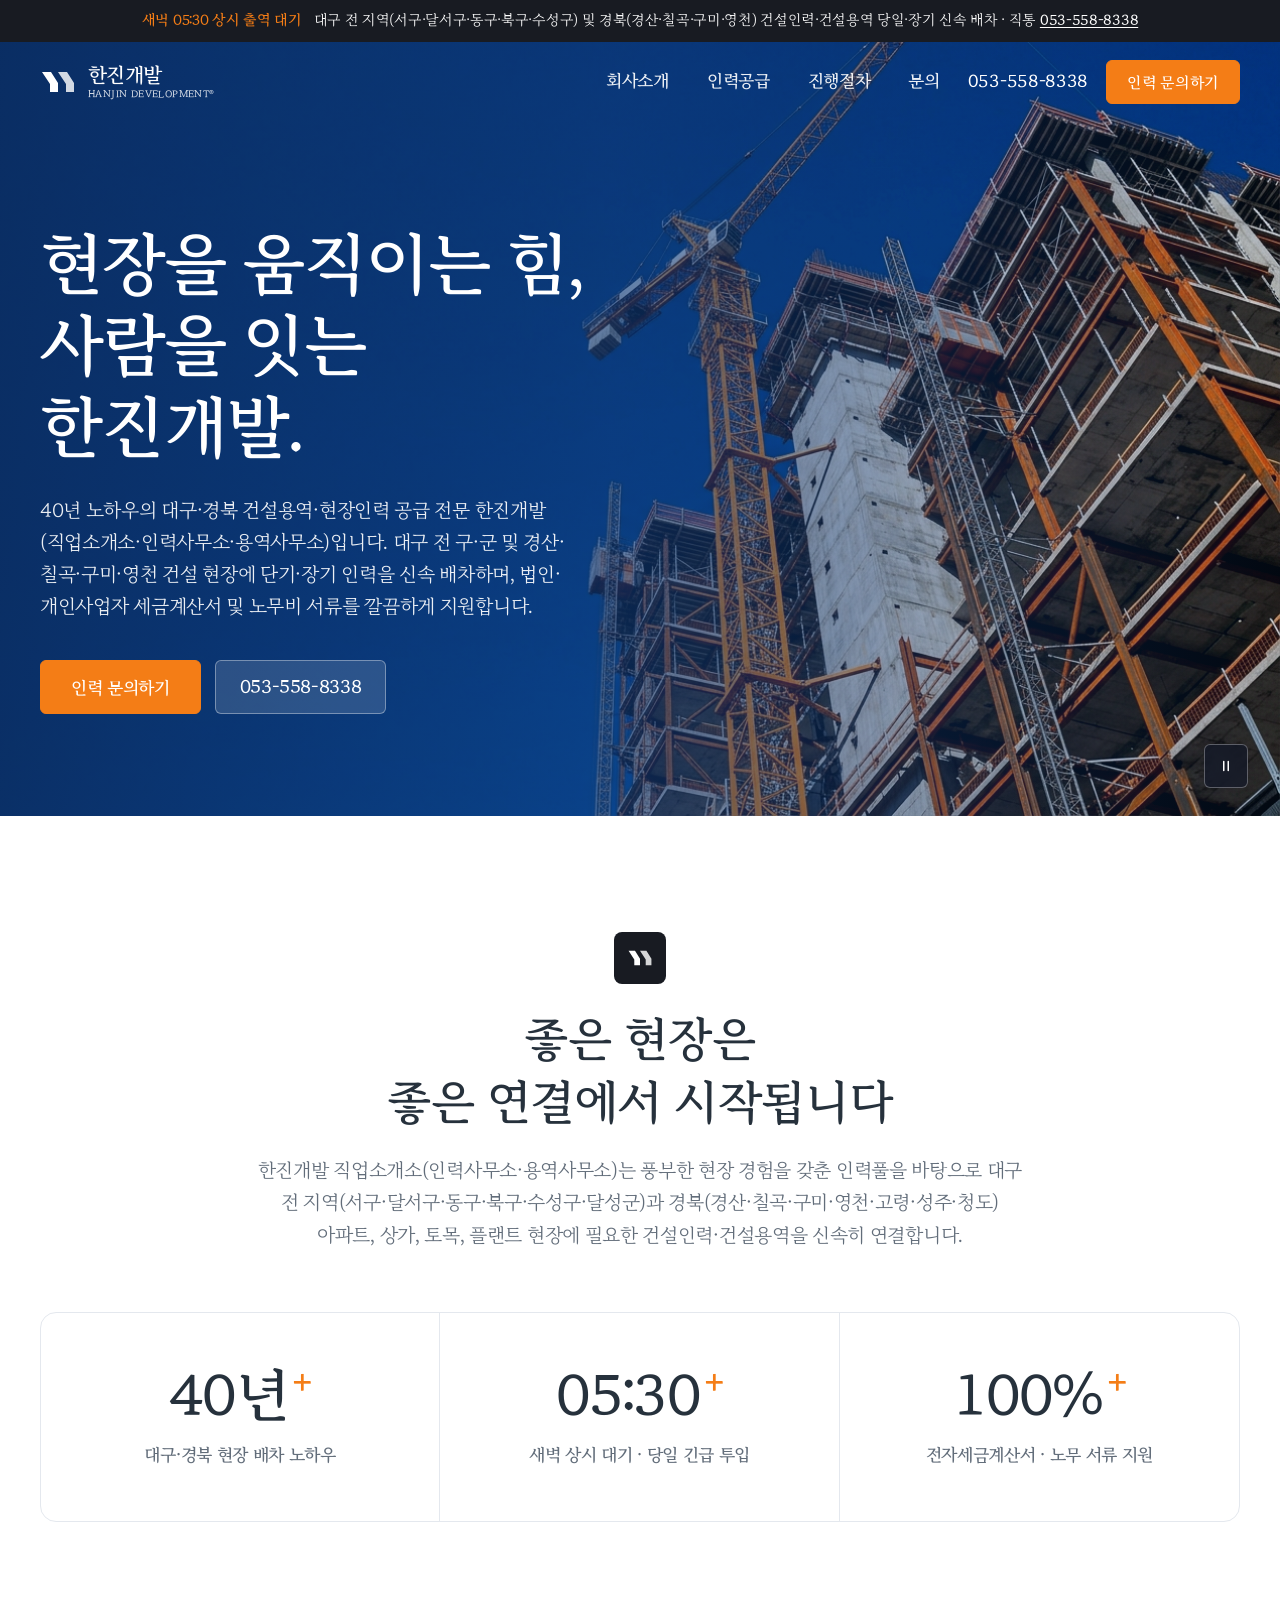
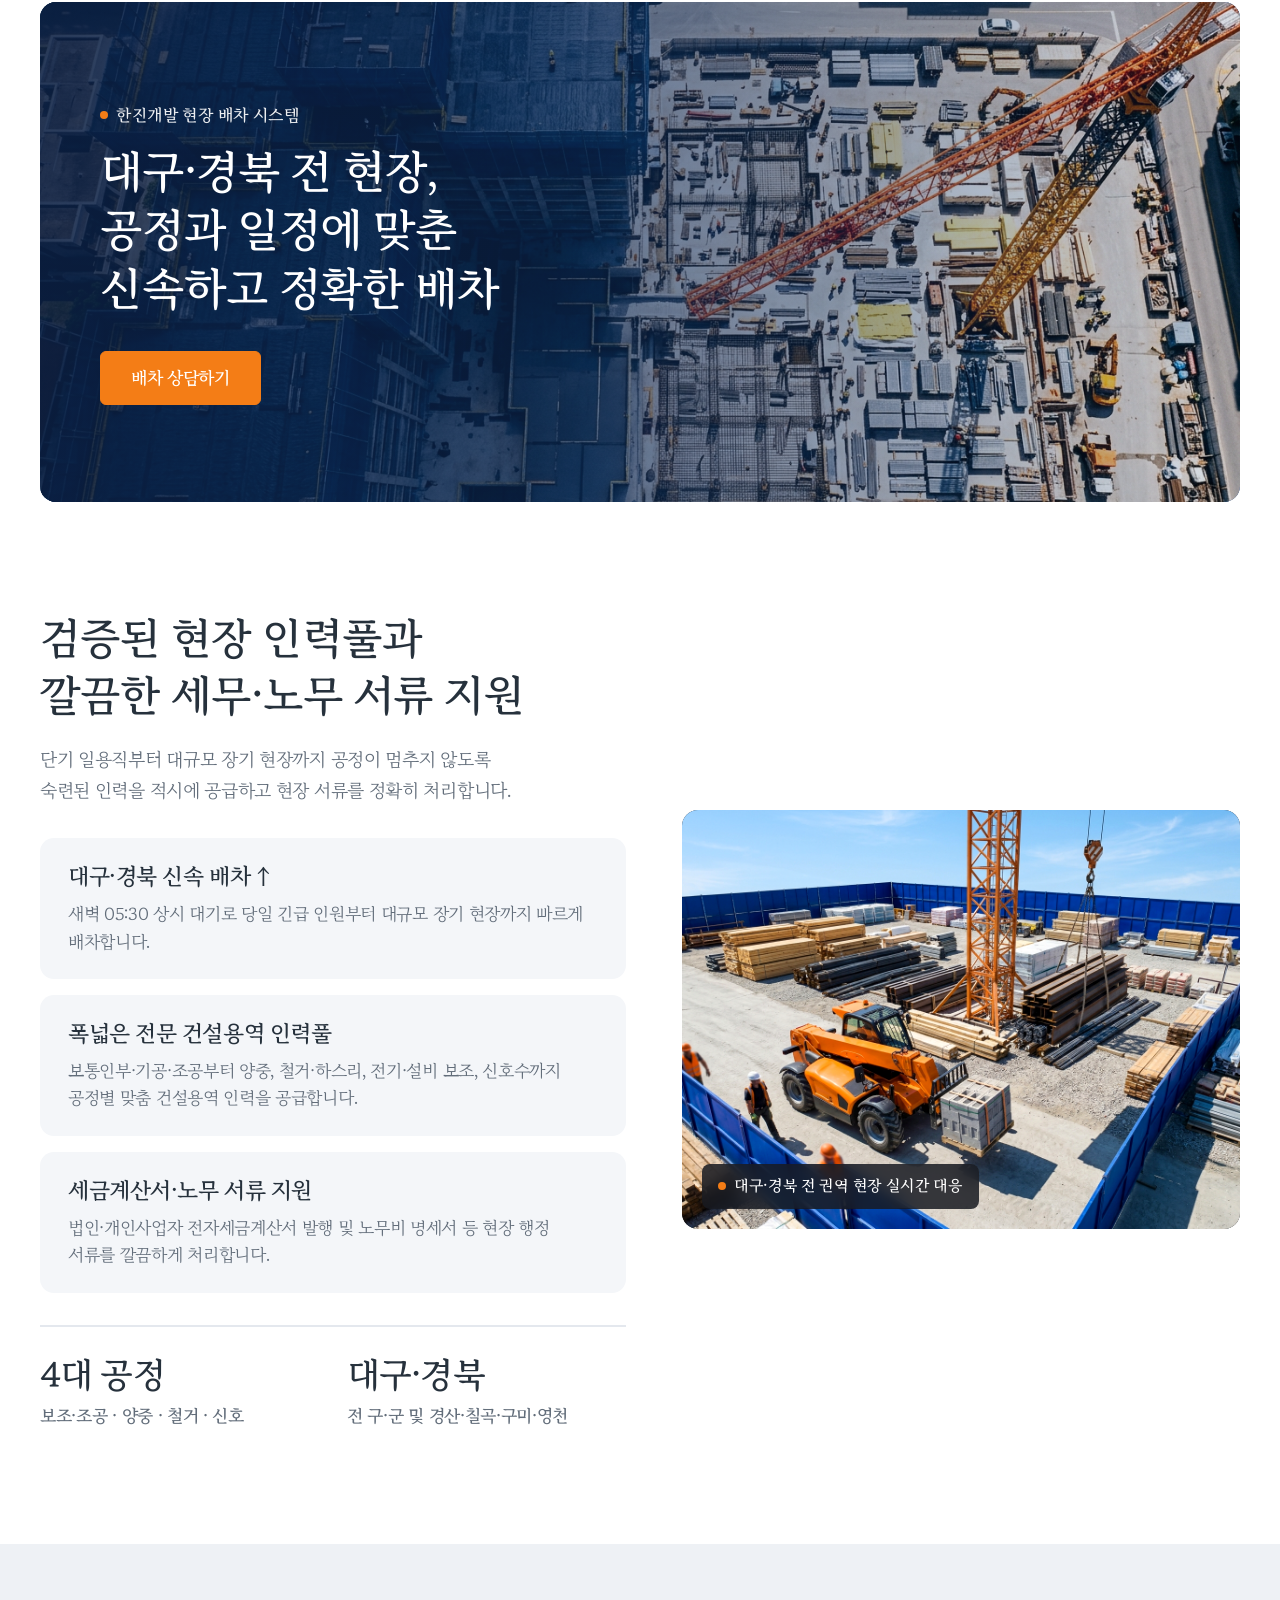
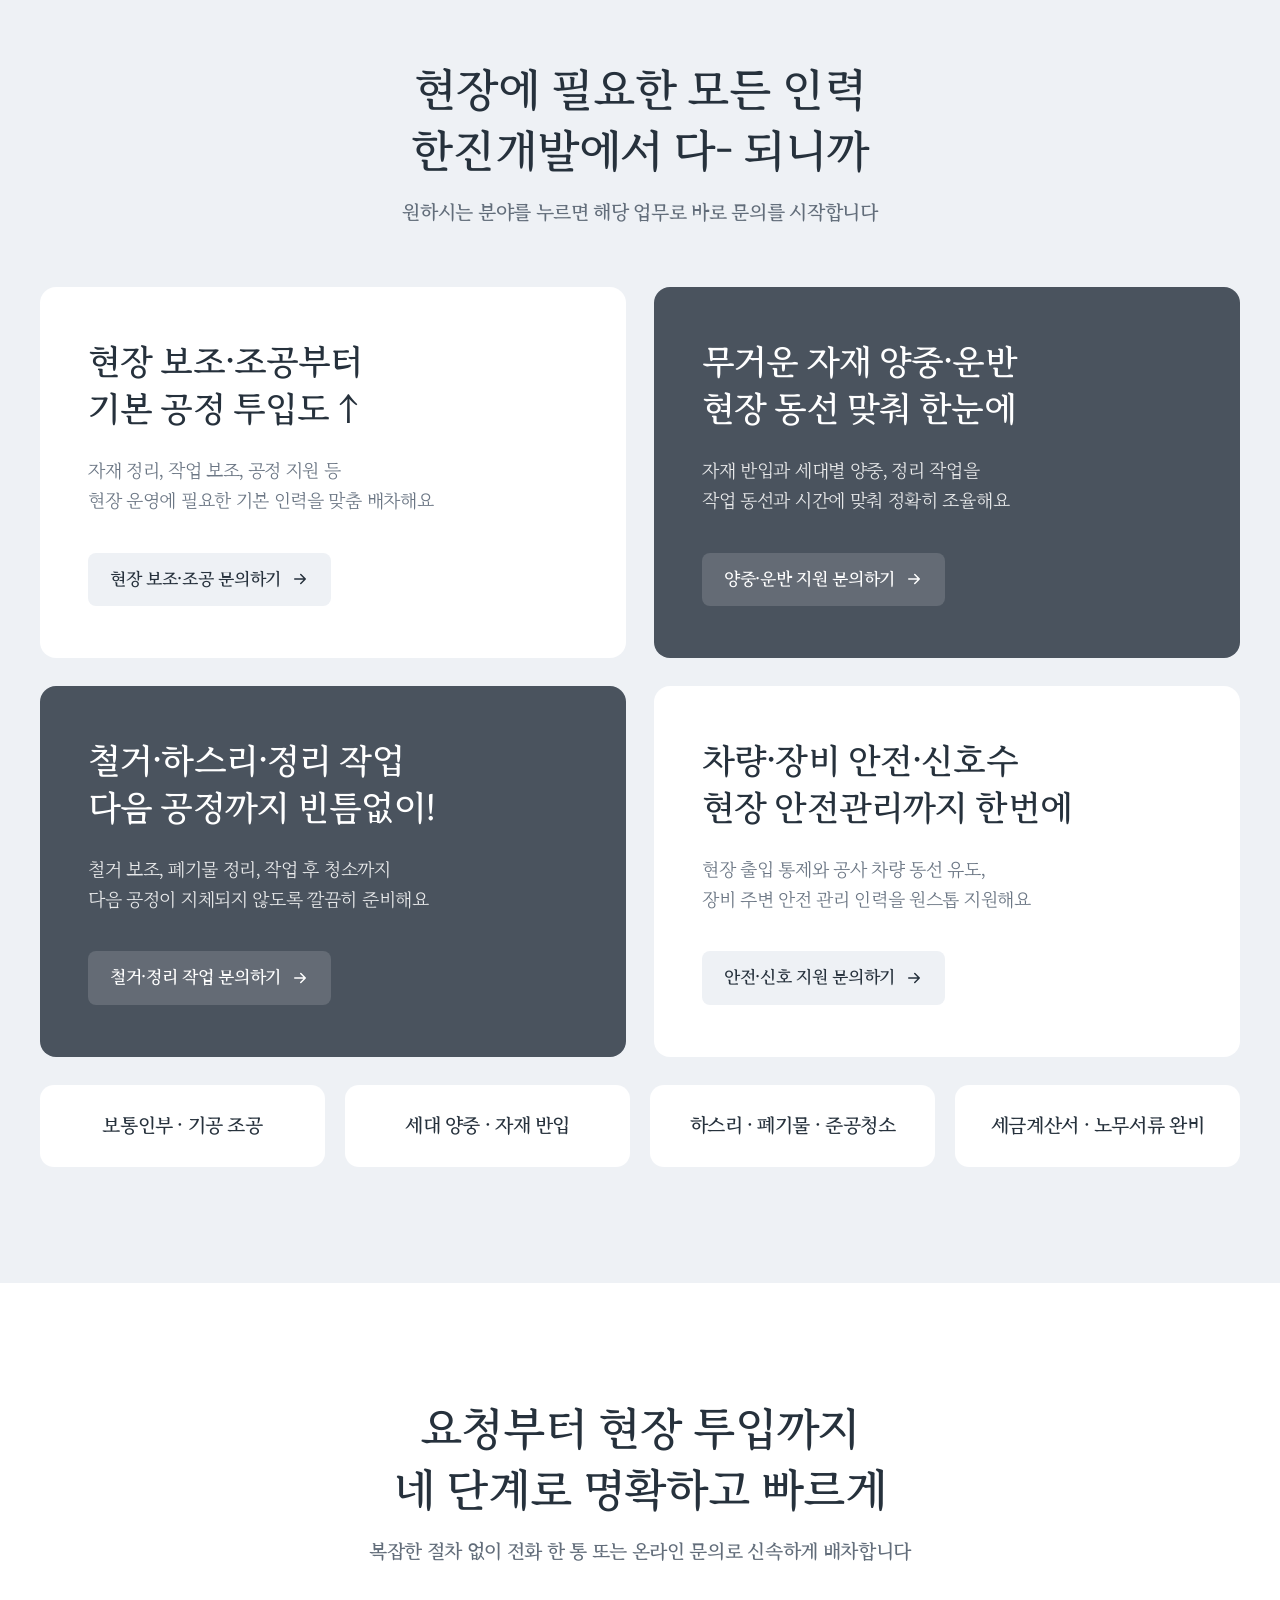
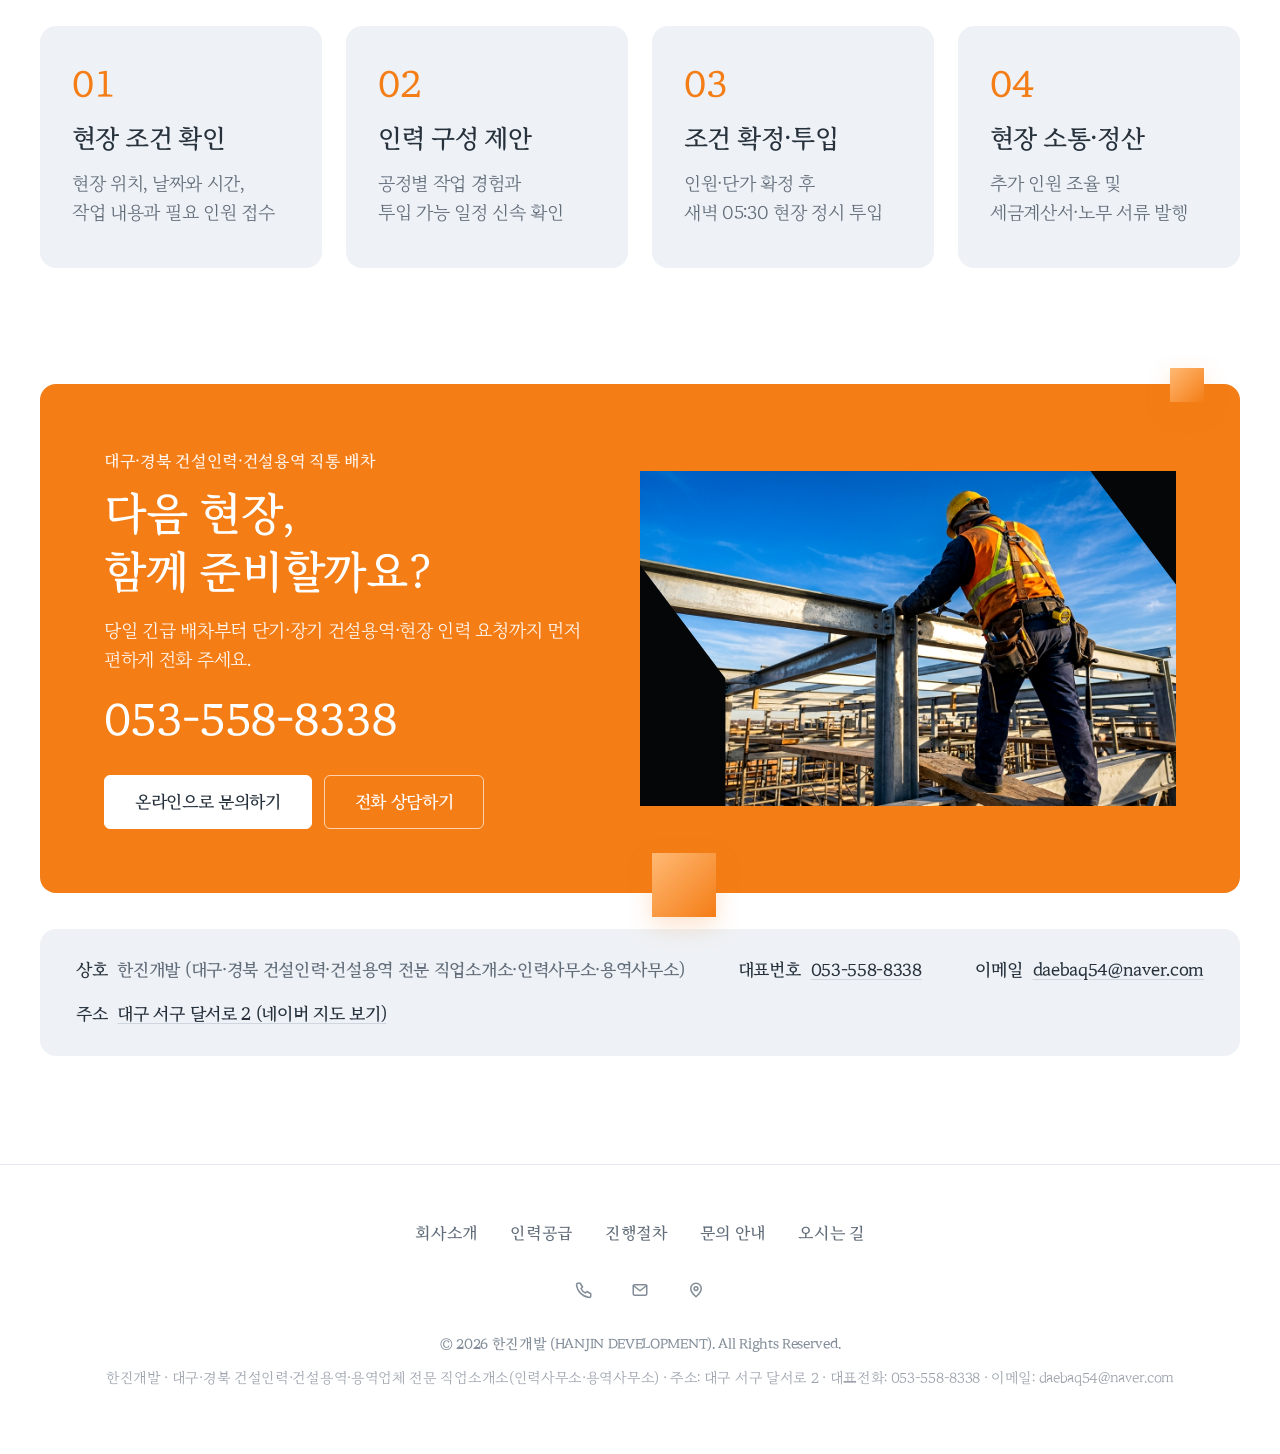
<file: index.html>
<!doctype html>
<html lang="ko">
<head>
  <meta charset="utf-8">
  <meta name="viewport" content="width=device-width, initial-scale=1">
  <meta name="theme-color" content="#134078">
  <title>한진개발 | 대구·경북 건설인력·건설용역·인력사무소·직업소개소</title>
  <meta name="description" content="대구·경북(서구·달서구·동구·북구·수성구·경산·칠곡·구미·영천) 건설인력·건설용역 전문 한진개발 직업소개소(인력사무소·용역사무소·용역업체). 보통인부·기공·조공·양중·철거·전기·신호수 새벽 당일배차, 세금계산서·노무서류 지원. 053-558-8338">
  <link rel="canonical" href="https://majitap.github.io/hanjin/">
  <meta property="og:title" content="한진개발 | 대구·경북 건설인력·건설용역·인력사무소·직업소개소">
  <meta property="og:description" content="대구·경북 건설현장 맞춤 건설용역·현장인력 공급 전문 한진개발. 당일·장기 신속 배차 및 전자세금계산서·노무비 서류 완벽 지원.">
  <meta property="og:type" content="website">
  <meta property="og:locale" content="ko_KR">
  <meta property="og:url" content="https://majitap.github.io/hanjin/">
  <meta property="og:image" content="https://majitap.github.io/hanjin/assets/hero-site.jpg">
  <script type="application/ld+json">
  {
    "@context": "https://schema.org",
    "@type": "EmploymentAgency",
    "name": "한진개발 직업소개소",
    "alternateName": ["한진개발", "대구 한진개발 인력사무소", "한진개발 건설용역 용역사무소"],
    "url": "https://majitap.github.io/hanjin/",
    "telephone": "+82-53-558-8338",
    "email": "daebaq54@naver.com",
    "description": "대구·경북 건설현장 인력공급 및 건설용역 전문 직업소개소·인력사무소·용역사무소. 보통인부, 기공, 조공, 양중, 철거, 하스리, 전기보조, 신호수 새벽 당일 배차 및 세금계산서·노무서류 지원.",
    "address": {
      "@type": "PostalAddress",
      "streetAddress": "달서로 2",
      "addressLocality": "서구",
      "addressRegion": "대구광역시",
      "addressCountry": "KR"
    },
    "areaServed": ["대구광역시", "대구 서구", "대구 달서구", "대구 동구", "대구 북구", "대구 수성구", "대구 중구", "대구 남구", "달성군", "경산시", "칠곡군", "구미시", "영천시", "성주군", "고령군", "청도군"]
  }
  </script>
  <link rel="icon" type="image/svg+xml" href="assets/favicon.svg?v=20261122-maruburi-sb">
  <link rel="preload" href="assets/fonts/MaruBuri-SemiBold.woff2" as="font" type="font/woff2" crossorigin>
  <link rel="preload" href="assets/fonts/MaruBuri-Regular.woff2" as="font" type="font/woff2" crossorigin>
  <link rel="stylesheet" href="styles.css?v=20261122-maruburi-sb">
  <script src="email.js?v=20261015-web3forms" defer></script>
  <script src="script.js?v=20261122-maruburi-sb" defer></script>
</head>
<body>
  <a class="skip-link" href="#main">본문으로 바로가기</a>
  <svg class="svg-defs" xmlns="http://www.w3.org/2000/svg" aria-hidden="true">
    <symbol id="chevron" viewBox="0 0 24 24"><path d="m9 5 7 7-7 7"/></symbol>
    <symbol id="arrow-right" viewBox="0 0 24 24"><path d="M5 12h14m-6-6 6 6-6 6"/></symbol>
    <symbol id="phone" viewBox="0 0 24 24"><path d="m7 3 3 5-2 2c1.4 3 3 4.6 6 6l2-2 5 3v3c0 1-1 2-2 2C10 21 3 14 2 5c0-1 1-2 2-2h3Z"/></symbol>
    <symbol id="pause" viewBox="0 0 24 24"><path d="M9 6v12M15 6v12"/></symbol>
    <symbol id="play" viewBox="0 0 24 24"><path d="M8 5v14l11-7L8 5Z"/></symbol>
    <symbol id="pin" viewBox="0 0 24 24"><path d="M19 10c0 5-7 11-7 11S5 15 5 10a7 7 0 1 1 14 0Z"/><circle cx="12" cy="10" r="2.5"/></symbol>
    <symbol id="mail" viewBox="0 0 24 24"><rect x="3" y="5" width="18" height="14" rx="2"/><path d="m3 6 9 7 9-7"/></symbol>
    <symbol id="mark" viewBox="0 0 36 28">
      <path d="M2 4h9l7 11v9H10v-8L2 4Z" fill="currentColor" stroke="none"/>
      <path d="M18 4h9l7 11v9h-8v-8L18 4Z" fill="currentColor" stroke="none" opacity="0.82"/>
    </symbol>
  </svg>

  <div class="top-banner" role="region" aria-label="핵심 배차 안내">
    <div class="container top-banner-inner">
      <p>
        <strong class="banner-accent">새벽 05:30 상시 출역 대기</strong>
        <span>대구 전 지역(서구·달서구·동구·북구·수성구) 및 경북(경산·칠곡·구미·영천) 건설인력·건설용역 당일·장기 신속 배차 · 직통 <a href="tel:053-558-8338">053-558-8338</a></span>
      </p>
    </div>
  </div>

  <header class="site-header">
    <div class="container header-inner">
      <a class="brand" href="#top" aria-label="한진개발 홈">
        <svg class="brand-logo-icon" aria-hidden="true" viewBox="0 0 36 28"><use href="#mark"/></svg>
        <span class="brand-copy">
          <span class="brand-name">한진개발</span>
          <small class="brand-eng">HANJIN DEVELOPMENT®</small>
        </span>
      </a>

      <nav class="main-nav" aria-label="주요 메뉴">
        <a href="#about">회사소개</a>
        <a href="#services">인력공급</a>
        <a href="#process">진행절차</a>
        <a href="#contact">문의</a>
      </nav>

      <div class="header-cta-group">
        <a class="header-phone" href="tel:053-558-8338">053-558-8338</a>
        <button type="button" class="btn btn-orange btn-sm" data-inquiry>인력 문의하기</button>
      </div>

      <button class="menu-toggle" type="button" aria-label="메뉴 열기" aria-expanded="false" aria-controls="mobile-nav">
        <span></span><span></span>
      </button>
    </div>

    <nav id="mobile-nav" class="mobile-nav" aria-label="모바일 메뉴" hidden>
      <div class="container mobile-nav-inner">
        <a href="#about">회사소개</a>
        <a href="#services">인력공급</a>
        <a href="#process">진행절차</a>
        <a href="#contact">문의</a>
        <div class="mobile-nav-actions">
          <a class="mobile-nav-call" href="tel:053-558-8338">직통 053-558-8338</a>
          <button type="button" class="btn btn-orange" data-inquiry>온라인 인력 문의하기</button>
        </div>
      </div>
    </nav>
  </header>

  <main id="main">
    <!-- 1. HERO SECTION -->
    <section class="hero" id="top" aria-labelledby="hero-title">
      <div class="hero-bg" aria-hidden="true">
        <video class="hero-video site-video" autoplay muted loop playsinline preload="auto" poster="assets/hero-site.jpg">
          <source src="assets/hero-crane.mp4" type="video/mp4">
        </video>
        <div class="hero-overlay"></div>
      </div>

      <div class="container hero-inner">
        <div class="hero-content">
          <h1 id="hero-title">
            <span>현장을 움직이는 힘,</span>
            <span>사람을 잇는</span>
            <span>한진개발.</span>
          </h1>
          <p class="hero-description">
            40년 노하우의 대구·경북 건설용역·현장인력 공급 전문 한진개발(직업소개소·인력사무소·용역사무소)입니다. 대구 전 구·군 및 경산·칠곡·구미·영천 건설 현장에 단기·장기 인력을 신속 배차하며, 법인·개인사업자 세금계산서 및 노무비 서류를 깔끔하게 지원합니다.
          </p>
          <div class="hero-actions">
            <button type="button" class="btn btn-orange" data-inquiry>인력 문의하기</button>
            <a class="btn btn-ghost-white" href="tel:053-558-8338">053-558-8338</a>
          </div>
        </div>
      </div>

      <button type="button" class="video-toggle" aria-label="배경 영상 일시정지" title="영상 일시정지/재생">
        <svg aria-hidden="true" class="icon"><use href="#pause"/></svg>
      </button>
    </section>

    <!-- 2. PIONEER INTRO + 3-COLUMN STATS BOX + AERIAL VIDEO BANNER + 2-COLUMN VISION VIDEO SPLIT -->
    <section class="section about" id="about" aria-labelledby="about-title">
      <div class="container">
        <div class="pioneer-intro reveal">
          <div class="pioneer-icon" aria-hidden="true">
            <svg viewBox="0 0 36 28"><use href="#mark"/></svg>
          </div>
          <h2 id="about-title">좋은 현장은<br>좋은 연결에서 시작됩니다</h2>
          <p class="pioneer-lead">
            한진개발 직업소개소(인력사무소·용역사무소)는 풍부한 현장 경험을 갖춘 인력풀을 바탕으로 대구 전 지역(서구·달서구·동구·북구·수성구·달성군)과 경북(경산·칠곡·구미·영천·고령·성주·청도) 아파트, 상가, 토목, 플랜트 현장에 필요한 건설인력·건설용역을 신속히 연결합니다.
          </p>
        </div>

        <!-- 3-Column Bordered Stats Box -->
        <div class="stats-grid reveal" aria-label="한진개발 핵심 역량 지표">
          <div class="stat-cell">
            <strong class="stat-value"><span data-counter="40" data-suffix="년">40년</span><span class="stat-plus">+</span></strong>
            <span class="stat-label">대구·경북 현장 배차 노하우</span>
          </div>
          <div class="stat-cell">
            <strong class="stat-value"><span>05:30</span><span class="stat-plus">+</span></strong>
            <span class="stat-label">새벽 상시 대기 · 당일 긴급 투입</span>
          </div>
          <div class="stat-cell">
            <strong class="stat-value"><span data-counter="100" data-suffix="%">100%</span><span class="stat-plus">+</span></strong>
            <span class="stat-label">전자세금계산서 · 노무 서류 지원</span>
          </div>
        </div>

        <!-- Full-Width Aerial Feature Video Banner inside Container -->
        <div class="overview-banner reveal">
          <video class="banner-video site-video" autoplay muted loop playsinline preload="metadata" poster="assets/overview-aerial.jpg" aria-hidden="true">
            <source src="assets/overview-aerial.mp4" type="video/mp4">
          </video>
          <div class="overview-banner-shade" aria-hidden="true"></div>
          <div class="overview-banner-content">
            <p class="banner-eyebrow"><span class="pulse-dot" aria-hidden="true"></span>한진개발 현장 배차 시스템</p>
            <h3>
              대구·경북 전 현장,<br>
              공정과 일정에 맞춘<br>
              신속하고 정확한 배차
            </h3>
            <button type="button" class="btn btn-orange" data-inquiry>배차 상담하기</button>
          </div>
        </div>

        <!-- 2-Column Split Section (Big, Bold, High-Visibility Korean Typography) -->
        <div class="vision-split reveal">
          <div class="vision-copy">
            <h3>
              검증된 현장 인력풀과<br>
              깔끔한 세무·노무 서류 지원
            </h3>
            <p class="vision-desc">
              단기 일용직부터 대규모 장기 현장까지 공정이 멈추지 않도록<br>
              숙련된 인력을 적시에 공급하고 현장 서류를 정확히 처리합니다.
            </p>

            <ul class="strengths">
              <li>
                <strong>대구·경북 신속 배차 ↑</strong>
                <span>새벽 05:30 상시 대기로 당일 긴급 인원부터 대규모 장기 현장까지 빠르게 배차합니다.</span>
              </li>
              <li>
                <strong>폭넓은 전문 건설용역 인력풀</strong>
                <span>보통인부·기공·조공부터 양중, 철거·하스리, 전기·설비 보조, 신호수까지 공정별 맞춤 건설용역 인력을 공급합니다.</span>
              </li>
              <li>
                <strong>세금계산서·노무 서류 지원</strong>
                <span>법인·개인사업자 전자세금계산서 발행 및 노무비 명세서 등 현장 행정 서류를 깔끔하게 처리합니다.</span>
              </li>
            </ul>

            <div class="vision-metrics">
              <div class="vision-metric-item">
                <strong>4대 공정</strong>
                <span>보조·조공 · 양중 · 철거 · 신호</span>
              </div>
              <div class="vision-metric-item">
                <strong>대구·경북</strong>
                <span>전 구·군 및 경산·칠곡·구미·영천</span>
              </div>
            </div>
          </div>

          <figure class="vision-photo">
            <video class="split-video site-video" autoplay muted loop playsinline preload="metadata" poster="assets/strength-logistics.jpg" aria-label="타워크레인이 가동 중인 아파트 및 건축 현장 영상">
              <source src="assets/strength-site.mp4" type="video/mp4">
            </video>
            <figcaption class="video-badge">
              <span class="pulse-dot" aria-hidden="true"></span>
              <span>대구·경북 전 권역 현장 실시간 대응</span>
            </figcaption>
          </figure>
        </div>
      </div>
    </section>

    <!-- 3. SERVICES SECTION (Exact 2x2 Large High-Contrast Bento Cards like Reference Screenshot) -->
    <section class="section services" id="services" aria-labelledby="services-title">
      <div class="container">
        <div class="centered-heading reveal">
          <h2 id="services-title">
            현장에 필요한 모든 인력<br>
            한진개발에서 다- 되니까
          </h2>
          <p class="heading-sub">원하시는 분야를 누르면 해당 업무로 바로 문의를 시작합니다</p>
        </div>

        <!-- 2x2 Large High-Contrast Cards (White / Dark Slate / Dark Slate / White) -->
        <ul class="service-list reveal">
          <li>
            <button type="button" class="service-row card-light" data-service="현장 보조·조공">
              <strong>
                현장 보조·조공부터<br>
                기본 공정 투입도 ↑
              </strong>
              <span class="service-text">
                자재 정리, 작업 보조, 공정 지원 등<br>
                현장 운영에 필요한 기본 인력을 맞춤 배차해요
              </span>
              <span class="service-link">현장 보조·조공 문의하기 <svg aria-hidden="true" class="icon"><use href="#arrow-right"/></svg></span>
            </button>
          </li>

          <li>
            <button type="button" class="service-row card-dark" data-service="양중·운반 지원">
              <strong>
                무거운 자재 양중·운반<br>
                현장 동선 맞춰 한눈에
              </strong>
              <span class="service-text">
                자재 반입과 세대별 양중, 정리 작업을<br>
                작업 동선과 시간에 맞춰 정확히 조율해요
              </span>
              <span class="service-link">양중·운반 지원 문의하기 <svg aria-hidden="true" class="icon"><use href="#arrow-right"/></svg></span>
            </button>
          </li>

          <li>
            <button type="button" class="service-row card-dark" data-service="철거·정리 작업">
              <strong>
                철거·하스리·정리 작업<br>
                다음 공정까지 빈틈없이!
              </strong>
              <span class="service-text">
                철거 보조, 폐기물 정리, 작업 후 청소까지<br>
                다음 공정이 지체되지 않도록 깔끔히 준비해요
              </span>
              <span class="service-link">철거·정리 작업 문의하기 <svg aria-hidden="true" class="icon"><use href="#arrow-right"/></svg></span>
            </button>
          </li>

          <li>
            <button type="button" class="service-row card-light" data-service="안전·신호 지원">
              <strong>
                차량·장비 안전·신호수<br>
                현장 안전관리까지 한번에
              </strong>
              <span class="service-text">
                현장 출입 통제와 공사 차량 동선 유도,<br>
                장비 주변 안전 관리 인력을 원스톱 지원해요
              </span>
              <span class="service-link">안전·신호 지원 문의하기 <svg aria-hidden="true" class="icon"><use href="#arrow-right"/></svg></span>
            </button>
          </li>
        </ul>

        <!-- Big, Bold 4-Column Quick Tag Buttons -->
        <div class="capability-tiles reveal" aria-label="세부 공급 직종 및 지원 항목">
          <button type="button" class="cap-tile" data-service="현장 보조·조공">
            <span>보통인부 · 기공 조공</span>
          </button>
          <button type="button" class="cap-tile" data-service="양중·운반 지원">
            <span>세대 양중 · 자재 반입</span>
          </button>
          <button type="button" class="cap-tile" data-service="철거·정리 작업">
            <span>하스리 · 폐기물 · 준공청소</span>
          </button>
          <button type="button" class="cap-tile" data-service="기타 업무">
            <span>세금계산서 · 노무서류 완비</span>
          </button>
        </div>
      </div>
    </section>

    <!-- 4. PROCESS SECTION (Big, Bold, Simple 2x2 / 4-Step Cards) -->
    <section class="section process" id="process" aria-labelledby="process-title">
      <div class="container">
        <div class="centered-heading reveal">
          <h2 id="process-title">
            요청부터 현장 투입까지<br>
            네 단계로 명확하고 빠르게
          </h2>
          <p class="heading-sub">복잡한 절차 없이 전화 한 통 또는 온라인 문의로 신속하게 배차합니다</p>
        </div>

        <ol class="process-steps reveal">
          <li>
            <span class="step-number">01</span>
            <h3>현장 조건 확인</h3>
            <p>현장 위치, 날짜와 시간,<br>작업 내용과 필요 인원 접수</p>
          </li>
          <li>
            <span class="step-number">02</span>
            <h3>인력 구성 제안</h3>
            <p>공정별 작업 경험과<br>투입 가능 일정 신속 확인</p>
          </li>
          <li>
            <span class="step-number">03</span>
            <h3>조건 확정·투입</h3>
            <p>인원·단가 확정 후<br>새벽 05:30 현장 정시 투입</p>
          </li>
          <li>
            <span class="step-number">04</span>
            <h3>현장 소통·정산</h3>
            <p>추가 인원 조율 및<br>세금계산서·노무 서류 발행</p>
          </li>
        </ol>
      </div>
    </section>

    <!-- 5. CONTACT SECTION -->
    <section class="section contact" id="contact" aria-labelledby="contact-title">
      <div class="container">
        <div class="orange-cta-banner reveal">
          <span class="decor-square decor-square-top" aria-hidden="true"></span>
          <span class="decor-square decor-square-bottom" aria-hidden="true"></span>

          <div class="orange-cta-copy">
            <p class="orange-cta-eyebrow">대구·경북 건설인력·건설용역 직통 배차</p>
            <h2 id="contact-title">다음 현장,<br>함께 준비할까요?</h2>
            <p class="contact-text">당일 긴급 배차부터 단기·장기 건설용역·현장 인력 요청까지 먼저 편하게 전화 주세요.</p>
            <a class="contact-phone" href="tel:053-558-8338" aria-label="053-558-8338 전화 상담">053-558-8338</a>

            <div class="orange-cta-actions">
              <button type="button" class="btn btn-white" data-inquiry>온라인으로 문의하기</button>
              <a class="btn btn-outline-white" href="tel:053-558-8338">전화 상담하기</a>
            </div>
          </div>

          <div class="orange-cta-visual">
            <div class="chamfer-frame">
              <video class="cta-video site-video" autoplay muted loop playsinline preload="metadata" poster="assets/cta-builder.jpg" aria-label="건설 현장에서 자재 양중 및 보조 작업을 수행하는 작업자들 영상">
                <source src="assets/cta-work.mp4" type="video/mp4">
              </video>
            </div>
          </div>
        </div>

        <div class="contact-bar reveal">
          <dl>
            <div>
              <dt>상호</dt>
              <dd>한진개발 (대구·경북 건설인력·건설용역 전문 직업소개소·인력사무소·용역사무소)</dd>
            </div>
            <div>
              <dt>대표번호</dt>
              <dd><a href="tel:053-558-8338">053-558-8338</a></dd>
            </div>
            <div>
              <dt>이메일</dt>
              <dd><a href="mailto:daebaq54@naver.com">daebaq54@naver.com</a></dd>
            </div>
            <div>
              <dt>주소</dt>
              <dd><a href="https://map.naver.com/p/entry/place/19593940" target="_blank" rel="noopener noreferrer">대구 서구 달서로 2 (네이버 지도 보기)</a></dd>
            </div>
          </dl>
        </div>
      </div>
    </section>
  </main>

  <!-- 6. MINIMAL CENTERED FOOTER -->
  <footer class="site-footer">
    <div class="container footer-inner">
      <nav class="footer-nav" aria-label="하단 메뉴">
        <a href="#about">회사소개</a>
        <a href="#services">인력공급</a>
        <a href="#process">진행절차</a>
        <a href="#contact">문의 안내</a>
        <a href="https://map.naver.com/p/entry/place/19593940" target="_blank" rel="noopener noreferrer">오시는 길</a>
      </nav>

      <div class="footer-icons" aria-label="빠른 연락처">
        <a href="tel:053-558-8338" aria-label="전화 053-558-8338"><svg class="icon"><use href="#phone"/></svg></a>
        <a href="mailto:daebaq54@naver.com" aria-label="이메일 daebaq54@naver.com"><svg class="icon"><use href="#mail"/></svg></a>
        <a href="https://map.naver.com/p/entry/place/19593940" target="_blank" rel="noopener noreferrer" aria-label="네이버 지도 위치 보기"><svg class="icon"><use href="#pin"/></svg></a>
      </div>

      <p class="footer-copy">© <span id="year">2026</span> 한진개발 (HANJIN DEVELOPMENT). All Rights Reserved.</p>
      <p class="footer-meta">한진개발 · 대구·경북 건설인력·건설용역·용역업체 전문 직업소개소(인력사무소·용역사무소) · 주소: 대구 서구 달서로 2 · 대표전화: 053-558-8338 · 이메일: daebaq54@naver.com</p>
    </div>
  </footer>

  <!-- INQUIRY DIALOG -->
  <dialog class="inquiry-dialog" id="inquiry-dialog" aria-labelledby="inquiry-title">
    <div class="inquiry-layout">
      <aside class="inquiry-side">
        <div class="inquiry-side-head">
          <svg class="side-logo" viewBox="0 0 36 28" aria-hidden="true"><use href="#mark"/></svg>
          <span>HANJIN DEVELOPMENT®</span>
        </div>
        <div class="inquiry-side-body">
          <p class="inquiry-side-quote">어떤 현장인지 알려주시면<br>맞는 사람을 찾아 연락드릴게요.</p>
          <a class="inquiry-side-phone" href="tel:053-558-8338">
            <span>급하시면 전화가 빠릅니다</span>
            053-558-8338
          </a>
        </div>
      </aside>
      <div class="inquiry-main">
        <button type="button" class="dialog-close" aria-label="문의 작성 닫기">
          <svg aria-hidden="true" viewBox="0 0 24 24"><path d="M6 6l12 12M18 6 6 18"/></svg>
        </button>
        <h2 id="inquiry-title">현장 정보를 알려주세요</h2>
        <p class="dialog-intro">네 가지만 적어 주시면 확인 후 연락드립니다.</p>
        <form id="inquiry-form" data-access-key="8304c623-6777-4d4a-8711-2b4ab01175df">
          <input class="form-honeypot" type="text" name="botcheck" tabindex="-1" autocomplete="off" aria-hidden="true">
          <fieldset class="field">
            <legend>어떤 일이 필요하세요?</legend>
            <div class="service-chips">
              <label><input type="radio" name="service" value="현장 보조·조공" checked><span>현장 보조·조공</span></label>
              <label><input type="radio" name="service" value="양중·운반 지원"><span>양중·운반</span></label>
              <label><input type="radio" name="service" value="철거·정리 작업"><span>철거·정리</span></label>
              <label><input type="radio" name="service" value="안전·신호 지원"><span>안전·신호</span></label>
              <label><input type="radio" name="service" value="기타 업무"><span>기타</span></label>
            </div>
          </fieldset>
          <label class="field">현장 위치
            <input name="location" autocomplete="off" placeholder="대구 서구 ○○ 현장" maxlength="150" required>
          </label>
          <div class="form-two">
            <label class="field">투입 날짜
              <input name="date" type="date" required>
            </label>
            <label class="field">필요 인원
              <span class="input-suffix">
                <input name="count" type="number" min="1" max="999" inputmode="numeric" placeholder="0" required>
                <span aria-hidden="true">명</span>
              </span>
            </label>
          </div>
          <label class="field">회신 받을 연락처
            <input name="contact" type="text" autocomplete="off" placeholder="전화번호 또는 이메일" maxlength="254" required>
          </label>
          <label class="field">더 전할 말 <span class="optional">선택</span>
            <textarea name="notes" rows="2" placeholder="작업 시간, 업무 내용, 세금계산서 요청 등" maxlength="1500"></textarea>
          </label>
          <button type="submit" class="submit-button"><span class="submit-label">문의 보내기</span></button>
          <p class="form-foot">
            <span>남겨주신 내용과 연락처는 상담을 위해 메일로 전달됩니다.</span>
            <button type="button" class="copy-button" id="copy-inquiry">내용 복사</button>
          </p>
          <p class="form-status" id="form-status" role="status" aria-live="polite"></p>
        </form>
        <div id="copy-fallback" hidden>
          <label for="inquiry-preview">문의 내용 (선택해서 복사해 주세요)</label>
          <textarea id="inquiry-preview" rows="8" readonly></textarea>
        </div>
      </div>
    </div>
  </dialog>
</body>
</html>
</file>
<file: styles.css>
/*
  한진개발 (Hanjin Development) — Naver MaruBuri SemiBold Edition
  Uses MaruBuri-Regular (400) for body copy and MaruBuri-SemiBold (600/700/800)
  — one step lighter than the heaviest MaruBuri-Bold — for all large & medium headings.
*/
@font-face {
  font-family: 'MaruBuri';
  font-style: normal;
  font-weight: 400;
  font-display: swap;
  src:
    url('assets/fonts/MaruBuri-Regular.woff2') format('woff2'),
    url('https://hangeul.pstatic.net/hangeul_static/webfont/MaruBuri/MaruBuri-Regular.woff2') format('woff2');
}

@font-face {
  font-family: 'MaruBuri';
  font-style: normal;
  font-weight: 600;
  font-display: swap;
  src:
    url('assets/fonts/MaruBuri-SemiBold.woff2') format('woff2'),
    url('https://hangeul.pstatic.net/hangeul_static/webfont/MaruBuri/MaruBuri-SemiBold.woff2') format('woff2');
}

@font-face {
  font-family: 'MaruBuri';
  font-style: normal;
  font-weight: 700;
  font-display: swap;
  src:
    url('assets/fonts/MaruBuri-SemiBold.woff2') format('woff2'),
    url('https://hangeul.pstatic.net/hangeul_static/webfont/MaruBuri/MaruBuri-SemiBold.woff2') format('woff2');
}

@font-face {
  font-family: 'MaruBuri';
  font-style: normal;
  font-weight: 800;
  font-display: swap;
  src:
    url('assets/fonts/MaruBuri-SemiBold.woff2') format('woff2'),
    url('https://hangeul.pstatic.net/hangeul_static/webfont/MaruBuri/MaruBuri-SemiBold.woff2') format('woff2');
}

:root {
  --orange: #f47d16;
  --orange-hover: #df6c08;
  --orange-soft: #fff5eb;
  --cobalt: #114282;
  --dark-banner: #181b22;
  --slate-card: #4a535e;
  --slate-card-hover: #3f4751;
  --cool-bg: #eef1f5;
  --ink: #26313c;
  --ink-sub: #384350;
  --ink-body: #626d7a;
  --ink-muted: #828d99;
  --white: #ffffff;
  --gray-tile: #f4f6f9;
  --gray-tile-hover: #e9edf3;
  --border: #e4e8ee;
  --border-strong: #cfd6df;
  --font: 'MaruBuri', 'AppleMyungjo', 'Batang', serif;
  --container: 1200px;
  --gutter: 32px;
  --header-h: 80px;
  --banner-h: 42px;
  --radius: 16px;
  --radius-btn: 6px;
  --ease: cubic-bezier(0.22, 0.61, 0.36, 1);
}

*,
*::before,
*::after {
  box-sizing: border-box;
}

html {
  scroll-behavior: smooth;
  scroll-padding-top: var(--header-h);
  -webkit-text-size-adjust: 100%;
}

body {
  margin: 0;
  background: var(--white);
  color: var(--ink);
  font-family: var(--font);
  font-size: 17px;
  line-height: 1.68;
  font-weight: 400;
  font-synthesis: none;
  letter-spacing: -0.018em;
  word-break: keep-all;
  -webkit-font-smoothing: antialiased;
  -moz-osx-font-smoothing: grayscale;
}

body.dialog-open,
body.menu-open {
  overflow: hidden;
}

a {
  color: inherit;
  text-decoration: none;
}

button,
input,
textarea,
select {
  font: inherit;
  color: inherit;
  letter-spacing: inherit;
}

button {
  cursor: pointer;
}

h1,
h2,
h3,
h4,
p,
ol,
ul,
dl,
dd,
figure {
  margin: 0;
}

ol,
ul {
  padding: 0;
  list-style: none;
}

img,
video {
  display: block;
  max-width: 100%;
  height: auto;
}

svg {
  fill: none;
  stroke: currentColor;
  stroke-width: 2;
  stroke-linecap: round;
  stroke-linejoin: round;
}

.icon {
  width: 18px;
  height: 18px;
  flex-shrink: 0;
}

.svg-defs {
  position: absolute;
  width: 0;
  height: 0;
  overflow: hidden;
}

:focus-visible {
  outline: 2px solid var(--orange);
  outline-offset: 3px;
  border-radius: var(--radius-btn);
}

.skip-link {
  position: fixed;
  top: -80px;
  left: 24px;
  z-index: 200;
  padding: 12px 18px;
  border-radius: var(--radius-btn);
  background: var(--dark-banner);
  color: var(--white);
  font-weight: 700;
}

.skip-link:focus {
  top: 16px;
}

.container {
  width: min(var(--container), calc(100% - var(--gutter) * 2));
  margin-inline: auto;
}

/* Scroll-Reveal Motion */
.js .reveal {
  opacity: 0;
  transform: translateY(18px);
  transition: opacity 0.6s var(--ease), transform 0.6s var(--ease);
}

.js .reveal.is-visible {
  opacity: 1;
  transform: none;
}

/* Live Pulsing Indicator Dot */
.pulse-dot {
  display: inline-block;
  width: 8px;
  height: 8px;
  border-radius: 50%;
  background: var(--orange);
  margin-right: 8px;
  box-shadow: 0 0 0 0 rgba(244, 125, 22, 0.7);
  animation: pulse-ring 2s infinite;
}

@keyframes pulse-ring {
  0% {
    box-shadow: 0 0 0 0 rgba(244, 125, 22, 0.7);
  }
  70% {
    box-shadow: 0 0 0 8px rgba(244, 125, 22, 0);
  }
  100% {
    box-shadow: 0 0 0 0 rgba(244, 125, 22, 0);
  }
}

/* ==========================================================================
   Top Dark Announcement Banner
   ========================================================================== */
.top-banner {
  position: relative;
  z-index: 60;
  min-height: var(--banner-h);
  padding: 10px 0;
  background: var(--dark-banner);
  color: var(--white);
  font-size: 14px;
  line-height: 1.45;
  text-align: center;
}

.top-banner-inner p {
  display: flex;
  flex-wrap: wrap;
  align-items: center;
  justify-content: center;
  gap: 6px 12px;
}

.banner-accent {
  color: var(--orange);
  font-weight: 800;
}

.top-banner a {
  color: var(--white);
  font-weight: 800;
  text-decoration: underline;
  text-underline-offset: 3px;
  font-variant-numeric: tabular-nums;
}

.top-banner a:hover {
  color: var(--orange);
}

/* ==========================================================================
   Site Header
   ========================================================================== */
.site-header {
  position: sticky;
  top: 0;
  z-index: 50;
  height: var(--header-h);
  margin-bottom: calc(var(--header-h) * -1);
  color: var(--white);
  background: transparent;
  transition: background-color 0.25s var(--ease), color 0.25s var(--ease), box-shadow 0.25s var(--ease);
}

.site-header.is-solid {
  background: rgba(255, 255, 255, 0.98);
  color: var(--ink);
  box-shadow: 0 1px 0 var(--border);
  -webkit-backdrop-filter: blur(12px);
  backdrop-filter: blur(12px);
}

.header-inner {
  display: flex;
  align-items: center;
  justify-content: space-between;
  height: 100%;
  gap: 28px;
}

.brand {
  display: inline-flex;
  align-items: center;
  gap: 12px;
}

.brand-logo-icon {
  width: 36px;
  height: 28px;
  color: currentColor;
  flex-shrink: 0;
}

.brand-copy {
  display: flex;
  flex-direction: column;
  line-height: 1.1;
}

.brand-name {
  font-size: 20px;
  font-weight: 800;
  letter-spacing: -0.03em;
}

.brand-eng {
  margin-top: 3px;
  font-size: 10px;
  font-weight: 700;
  letter-spacing: 0.04em;
  opacity: 0.82;
}

.main-nav {
  display: flex;
  align-items: center;
  gap: 38px;
  margin-left: auto;
  font-size: 16.5px;
  font-weight: 700;
}

.main-nav a {
  position: relative;
  padding-block: 6px;
  opacity: 0.92;
  transition: color 0.2s, opacity 0.2s;
}

.main-nav a:hover,
.main-nav a[aria-current="true"] {
  opacity: 1;
}

.site-header.is-solid .main-nav a:hover,
.site-header.is-solid .main-nav a[aria-current="true"] {
  color: var(--orange);
}

.header-cta-group {
  display: flex;
  align-items: center;
  gap: 18px;
}

.header-phone {
  font-size: 16.5px;
  font-weight: 800;
  font-variant-numeric: tabular-nums;
}

.header-phone:hover {
  text-decoration: underline;
  text-underline-offset: 4px;
}

/* ==========================================================================
   Buttons
   ========================================================================== */
.btn {
  display: inline-flex;
  align-items: center;
  justify-content: center;
  gap: 8px;
  height: 54px;
  padding-inline: 30px;
  border: 1px solid transparent;
  border-radius: var(--radius-btn);
  font-size: 17px;
  line-height: 1;
  font-weight: 800;
  letter-spacing: -0.02em;
  transition: background-color 0.2s, border-color 0.2s, color 0.2s, transform 0.15s var(--ease);
}

.btn:active {
  transform: translateY(1px);
}

.btn-sm {
  height: 44px;
  padding-inline: 20px;
  font-size: 15px;
}

.btn-orange {
  background: var(--orange);
  border-color: var(--orange);
  color: var(--white);
}

.btn-orange:hover {
  background: var(--orange-hover);
  border-color: var(--orange-hover);
}

.btn-ghost-white {
  background: rgba(255, 255, 255, 0.14);
  border-color: rgba(255, 255, 255, 0.36);
  color: var(--white);
  padding-inline: 24px;
  font-size: 18px;
  font-weight: 800;
  font-variant-numeric: tabular-nums;
}

.btn-ghost-white:hover {
  background: rgba(255, 255, 255, 0.24);
}

.btn-white {
  background: var(--white);
  border-color: var(--white);
  color: var(--ink);
}

.btn-white:hover {
  background: #f3f4f6;
  border-color: #f3f4f6;
}

.btn-outline-white {
  background: transparent;
  border-color: rgba(255, 255, 255, 0.65);
  color: var(--white);
}

.btn-outline-white:hover {
  background: rgba(255, 255, 255, 0.16);
  border-color: var(--white);
}

/* Mobile menu button & drawer */
.menu-toggle {
  display: none;
  position: relative;
  width: 44px;
  height: 44px;
  margin-right: -8px;
  border: 0;
  background: transparent;
  color: inherit;
}

.menu-toggle span {
  position: absolute;
  left: 10px;
  right: 10px;
  height: 2.5px;
  background: currentColor;
  transition: transform 0.25s var(--ease);
}

.menu-toggle span:first-child {
  top: 16px;
}

.menu-toggle span:last-child {
  top: 25px;
}

.menu-toggle[aria-expanded="true"] span:first-child {
  transform: translateY(4.5px) rotate(45deg);
}

.menu-toggle[aria-expanded="true"] span:last-child {
  transform: translateY(-4.5px) rotate(-45deg);
}

.mobile-nav {
  position: fixed;
  inset: var(--header-h) 0 0;
  background: var(--white);
  color: var(--ink);
  border-top: 1px solid var(--border);
  overflow-y: auto;
}

.mobile-nav[hidden] {
  display: none;
}

.mobile-nav-inner {
  display: flex;
  flex-direction: column;
  padding-block: 24px 36px;
}

.mobile-nav-inner > a {
  padding-block: 18px;
  border-bottom: 1px solid var(--border);
  font-size: 22px;
  font-weight: 800;
}

.mobile-nav-actions {
  display: flex;
  flex-direction: column;
  gap: 12px;
  margin-top: 24px;
}

.mobile-nav-call {
  display: flex;
  align-items: center;
  justify-content: center;
  height: 52px;
  border: 2px solid var(--ink);
  border-radius: var(--radius-btn);
  font-size: 19px;
  font-weight: 800;
  font-variant-numeric: tabular-nums;
}

body.menu-open .site-header {
  background: var(--white);
  color: var(--ink);
  box-shadow: 0 1px 0 var(--border);
}

/* ==========================================================================
   1. Hero Section
   ========================================================================== */
.hero {
  position: relative;
  min-height: 760px;
  height: 86svh;
  max-height: 920px;
  display: flex;
  align-items: center;
  padding-top: var(--header-h);
  background: var(--cobalt);
  color: var(--white);
  overflow: hidden;
}

.hero-bg {
  position: absolute;
  inset: 0;
  pointer-events: none;
}

.hero-video {
  width: 100%;
  height: 100%;
  object-fit: cover;
  object-position: right center;
  filter: saturate(1.12) contrast(1.05);
}

.hero-overlay {
  position: absolute;
  inset: 0;
  background: linear-gradient(
    90deg,
    rgba(11, 45, 96, 0.9) 0%,
    rgba(15, 58, 120, 0.65) 48%,
    rgba(15, 58, 120, 0.14) 100%
  );
}

.hero-inner {
  position: relative;
  z-index: 2;
  padding-block: 64px;
}

.hero-content {
  max-width: 640px;
}

.hero h1 {
  font-size: clamp(44px, 5.2vw, 66px);
  line-height: 1.24;
  font-weight: 800;
  letter-spacing: -0.03em;
}

.hero h1 span {
  display: block;
}

.hero-description {
  max-width: 540px;
  margin-top: 26px;
  font-size: 18.5px;
  line-height: 1.72;
  font-weight: 400;
  color: rgba(255, 255, 255, 0.92);
}

.hero-actions {
  display: flex;
  flex-wrap: wrap;
  align-items: center;
  gap: 14px;
  margin-top: 38px;
}

.video-toggle {
  position: absolute;
  right: var(--gutter);
  bottom: 28px;
  z-index: 4;
  display: grid;
  place-items: center;
  width: 44px;
  height: 44px;
  border: 1px solid rgba(255, 255, 255, 0.3);
  border-radius: var(--radius-btn);
  background: rgba(15, 23, 42, 0.55);
  color: var(--white);
  -webkit-backdrop-filter: blur(8px);
  backdrop-filter: blur(8px);
  transition: background-color 0.2s, border-color 0.2s;
}

.video-toggle:hover {
  background: var(--orange);
  border-color: var(--orange);
}

/* ==========================================================================
   2. Pioneer Intro + 3-Column Stats + Aerial Video Banner + 2-Column Split
   ========================================================================== */
.section {
  padding-block: 116px;
}

.pioneer-intro {
  text-align: center;
  max-width: 780px;
  margin-inline: auto;
}

.pioneer-icon {
  display: inline-grid;
  place-items: center;
  width: 52px;
  height: 52px;
  border-radius: 8px;
  background: var(--dark-banner);
  color: var(--white);
  margin-bottom: 24px;
}

.pioneer-icon svg {
  width: 26px;
  height: 20px;
}

.pioneer-intro h2 {
  font-size: clamp(34px, 3.8vw, 46px);
  line-height: 1.36;
  font-weight: 800;
  letter-spacing: -0.025em;
  color: var(--ink);
}

.pioneer-lead {
  margin-top: 22px;
  font-size: 18.5px;
  line-height: 1.75;
  font-weight: 400;
  color: var(--ink-body);
}

/* 3-Column Bordered Stats Box */
.stats-grid {
  display: grid;
  grid-template-columns: repeat(3, 1fr);
  margin-top: 60px;
  border: 1px solid var(--border);
  border-radius: var(--radius);
  background: var(--white);
  overflow: hidden;
}

.stat-cell {
  display: flex;
  flex-direction: column;
  align-items: center;
  justify-content: center;
  padding: 52px 24px;
  text-align: center;
  border-right: 1px solid var(--border);
}

.stat-cell:last-child {
  border-right: 0;
}

.stat-value {
  display: inline-flex;
  align-items: flex-start;
  font-size: clamp(42px, 4.5vw, 56px);
  line-height: 1.1;
  font-weight: 800;
  letter-spacing: -0.03em;
  color: var(--ink);
  font-variant-numeric: tabular-nums;
}

.stat-plus {
  margin-left: 4px;
  margin-top: -4px;
  font-size: 0.72em;
  font-weight: 800;
  color: var(--orange);
}

.stat-label {
  margin-top: 14px;
  font-size: 17px;
  font-weight: 700;
  color: var(--ink-body);
}

/* Full-Container Aerial Feature Video Banner */
.overview-banner {
  position: relative;
  min-height: 500px;
  margin-top: 80px;
  display: flex;
  align-items: center;
  overflow: hidden;
  border-radius: var(--radius);
  background: var(--cobalt);
  color: var(--white);
}

.banner-video {
  position: absolute;
  inset: 0;
  width: 100%;
  height: 100%;
  object-fit: cover;
  filter: saturate(1.1) contrast(1.04);
}

.overview-banner-shade {
  position: absolute;
  inset: 0;
  background: linear-gradient(
    90deg,
    rgba(11, 32, 68, 0.88) 0%,
    rgba(13, 44, 92, 0.58) 52%,
    rgba(13, 44, 92, 0.14) 100%
  );
}

.overview-banner-content {
  position: relative;
  z-index: 2;
  max-width: 580px;
  padding: 64px 60px;
}

.banner-eyebrow {
  display: inline-flex;
  align-items: center;
  font-size: 16px;
  font-weight: 700;
  color: rgba(255, 255, 255, 0.92);
}

.overview-banner-content h3 {
  margin-top: 14px;
  font-size: clamp(32px, 3.4vw, 44px);
  line-height: 1.35;
  font-weight: 800;
  letter-spacing: -0.025em;
}

.overview-banner-content .btn {
  margin-top: 32px;
}

/* ==========================================================================
   2-Column Split Section (Big, Bold, Ultra-Clear Korean Typography)
   ========================================================================== */
.vision-split {
  display: grid;
  grid-template-columns: 1.05fr 1fr;
  gap: 56px;
  align-items: center;
  margin-top: 108px;
}

.vision-copy h3 {
  font-size: clamp(32px, 3.4vw, 42px);
  line-height: 1.36;
  font-weight: 800;
  letter-spacing: -0.025em;
  color: var(--ink);
}

.vision-desc {
  margin-top: 20px;
  font-size: 18px;
  line-height: 1.72;
  font-weight: 400;
  color: var(--ink-body);
}

.strengths {
  display: flex;
  flex-direction: column;
  gap: 16px;
  margin-top: 32px;
}

.strengths li {
  display: flex;
  flex-direction: column;
  gap: 8px;
  padding: 24px 28px;
  border-radius: 14px;
  background: var(--gray-tile);
}

.strengths strong {
  font-size: 22px;
  line-height: 1.35;
  font-weight: 800;
  letter-spacing: -0.02em;
  color: var(--ink);
}

.strengths span {
  font-size: 17px;
  line-height: 1.62;
  font-weight: 400;
  color: var(--ink-body);
}

.vision-metrics {
  display: grid;
  grid-template-columns: 1fr 1fr;
  gap: 28px;
  margin-top: 32px;
  padding-top: 28px;
  border-top: 2px solid var(--border);
}

.vision-metric-item strong {
  display: block;
  font-size: 34px;
  line-height: 1.2;
  font-weight: 800;
  letter-spacing: -0.025em;
  color: var(--ink);
}

.vision-metric-item span {
  display: block;
  margin-top: 8px;
  font-size: 16.5px;
  line-height: 1.5;
  font-weight: 700;
  color: var(--ink-body);
}

.vision-photo {
  position: relative;
  overflow: hidden;
  border-radius: var(--radius);
  background: var(--dark-banner);
}

.split-video {
  width: 100%;
  aspect-ratio: 4 / 3;
  object-fit: cover;
  filter: saturate(1.08) contrast(1.04);
}

.video-badge {
  position: absolute;
  left: 20px;
  bottom: 20px;
  display: inline-flex;
  align-items: center;
  padding: 10px 16px;
  border-radius: 8px;
  background: rgba(24, 27, 34, 0.85);
  color: var(--white);
  font-size: 14.5px;
  font-weight: 700;
  -webkit-backdrop-filter: blur(8px);
  backdrop-filter: blur(8px);
}

/* ==========================================================================
   3. Services Section — EXACT 2x2 Large High-Contrast Bento Cards
      (Matches User's Reference Screenshot media_1795272397150_b7577f95.jpg)
   ========================================================================== */
.services {
  background: var(--cool-bg);
  padding-block: 116px;
}

.centered-heading {
  text-align: center;
  max-width: 760px;
  margin: 0 auto 60px;
}

.centered-heading h2 {
  font-size: clamp(34px, 3.6vw, 44px);
  line-height: 1.38;
  font-weight: 800;
  letter-spacing: -0.025em;
  color: var(--ink);
}

.heading-sub {
  margin-top: 16px;
  font-size: 18.5px;
  line-height: 1.6;
  font-weight: 700;
  color: var(--ink-body);
}

.service-list {
  display: grid;
  grid-template-columns: repeat(2, 1fr);
  gap: 28px;
}

.service-row {
  display: flex;
  flex-direction: column;
  align-items: flex-start;
  justify-content: space-between;
  width: 100%;
  height: 100%;
  min-height: 320px;
  padding: 52px 48px;
  border: 0;
  border-radius: var(--radius);
  text-align: left;
  transition: transform 0.25s var(--ease), box-shadow 0.25s var(--ease), background-color 0.2s;
}

.service-row:hover {
  transform: translateY(-4px);
  box-shadow: 0 20px 44px rgba(25, 31, 40, 0.1);
}

/* White Card (Top-Left & Bottom-Right) */
.service-row.card-light {
  background: var(--white);
  color: var(--ink);
}

.service-row.card-light strong {
  color: var(--ink);
}

.service-row.card-light .service-text {
  color: #6b7684;
}

.service-row.card-light .service-link {
  background: var(--cool-bg);
  color: var(--ink);
}

.service-row.card-light:hover .service-link {
  background: var(--orange);
  color: var(--white);
}

/* Deep Slate Gray Card (Top-Right & Bottom-Left — Exact #4A535E from screenshot) */
.service-row.card-dark {
  background: var(--slate-card);
  color: var(--white);
}

.service-row.card-dark:hover {
  background: var(--slate-card-hover);
}

.service-row.card-dark strong {
  color: var(--white);
}

.service-row.card-dark .service-text {
  color: rgba(255, 255, 255, 0.88);
}

.service-row.card-dark .service-link {
  background: rgba(255, 255, 255, 0.14);
  color: var(--white);
}

.service-row.card-dark:hover .service-link {
  background: var(--orange);
  color: var(--white);
}

/* Huge, Bold 2-Line Headline inside each 2x2 Bento Card */
.service-row strong {
  display: block;
  font-size: clamp(28px, 2.8vw, 34px);
  line-height: 1.38;
  font-weight: 800;
  letter-spacing: -0.025em;
}

/* Clear, Readable 2-Line Description inside each 2x2 Bento Card */
.service-text {
  display: block;
  margin-top: 24px;
  margin-bottom: 36px;
  font-size: 18px;
  line-height: 1.65;
  font-weight: 400;
}

.service-link {
  display: inline-flex;
  align-items: center;
  gap: 10px;
  margin-top: auto;
  padding: 13px 22px;
  border-radius: 8px;
  font-size: 16.5px;
  font-weight: 800;
  transition: background-color 0.2s, color 0.2s;
}

.service-link .icon {
  transition: transform 0.2s var(--ease);
}

.service-row:hover .service-link .icon {
  transform: translateX(4px);
}

/* Big, Bold 4-Column Quick Tag Buttons below the 2x2 Cards */
.capability-tiles {
  display: grid;
  grid-template-columns: repeat(4, 1fr);
  gap: 20px;
  margin-top: 28px;
}

.cap-tile {
  display: flex;
  align-items: center;
  justify-content: center;
  height: 82px;
  padding: 16px 20px;
  border: 0;
  border-radius: 14px;
  background: var(--white);
  text-align: center;
  transition: background-color 0.2s, color 0.2s, transform 0.2s var(--ease);
}

.cap-tile span {
  font-size: 19px;
  line-height: 1.35;
  font-weight: 800;
  letter-spacing: -0.02em;
  color: var(--ink);
}

.cap-tile:hover {
  background: var(--slate-card);
  transform: translateY(-2px);
}

.cap-tile:hover span {
  color: var(--white);
}

/* ==========================================================================
   4. Process Section (Big, Bold, Simple 4-Step Cards)
   ========================================================================== */
.process {
  padding-block: 116px 88px;
}

.process-steps {
  display: grid;
  grid-template-columns: repeat(4, 1fr);
  gap: 24px;
}

.process-steps li {
  display: flex;
  flex-direction: column;
  padding: 40px 32px;
  border-radius: var(--radius);
  background: var(--cool-bg);
}

.step-number {
  display: inline-block;
  font-size: 36px;
  line-height: 1;
  font-weight: 800;
  color: var(--orange);
  font-variant-numeric: tabular-nums;
}

.process-steps h3 {
  margin-top: 20px;
  font-size: 25px;
  line-height: 1.35;
  font-weight: 800;
  letter-spacing: -0.025em;
  color: var(--ink);
}

.process-steps p {
  margin-top: 14px;
  font-size: 17.5px;
  line-height: 1.65;
  font-weight: 400;
  color: var(--ink-body);
}

/* ==========================================================================
   5. Contact — Signature Vibrant Orange Block with Chamfered Live Video Frame
   ========================================================================== */
.contact {
  padding-top: 28px;
  padding-bottom: 108px;
}

.orange-cta-banner {
  position: relative;
  display: grid;
  grid-template-columns: 1fr 1.1fr;
  gap: 48px;
  align-items: center;
  padding: 64px 64px;
  border-radius: var(--radius);
  background: var(--orange);
  color: var(--white);
}

.decor-square {
  position: absolute;
  pointer-events: none;
  z-index: 3;
  background: linear-gradient(135deg, #ffb974 0%, #f47d16 100%);
  box-shadow: 0 8px 24px rgba(244, 125, 22, 0.22);
}

.decor-square-top {
  top: -16px;
  right: 36px;
  width: 34px;
  height: 34px;
}

.decor-square-bottom {
  bottom: -24px;
  left: 51%;
  width: 64px;
  height: 64px;
}

.orange-cta-eyebrow {
  font-size: 16px;
  font-weight: 700;
  color: rgba(255, 255, 255, 0.92);
}

.orange-cta-copy h2 {
  margin-top: 10px;
  font-size: clamp(34px, 3.6vw, 44px);
  line-height: 1.32;
  font-weight: 800;
  letter-spacing: -0.025em;
}

.contact-text {
  margin-top: 16px;
  font-size: 18px;
  line-height: 1.65;
  font-weight: 400;
  color: rgba(255, 255, 255, 0.94);
}

.contact-phone {
  display: inline-block;
  margin-top: 18px;
  font-size: clamp(32px, 3.6vw, 44px);
  line-height: 1.2;
  font-weight: 800;
  letter-spacing: -0.025em;
  color: var(--white);
  font-variant-numeric: tabular-nums;
}

.contact-phone:hover {
  text-decoration: underline;
  text-underline-offset: 6px;
}

.orange-cta-actions {
  display: flex;
  flex-wrap: wrap;
  gap: 12px;
  margin-top: 28px;
}

.orange-cta-visual {
  position: relative;
}

.chamfer-frame {
  position: relative;
  background: #050608;
  overflow: hidden;
  aspect-ratio: 16 / 10;
}

.cta-video {
  width: 100%;
  height: 100%;
  object-fit: cover;
  filter: saturate(1.08) contrast(1.05);
  clip-path: polygon(16% 0%, 84% 0%, 100% 34%, 100% 100%, 16% 100%, 16% 62%, 0% 28%, 0% 0%);
}

.contact-bar {
  margin-top: 36px;
  padding: 28px 36px;
  border-radius: var(--radius);
  background: var(--cool-bg);
}

.contact-bar dl {
  display: flex;
  flex-wrap: wrap;
  align-items: center;
  justify-content: space-between;
  gap: 16px 32px;
}

.contact-bar dl div {
  display: flex;
  align-items: baseline;
  gap: 10px;
  font-size: 16.5px;
}

.contact-bar dt {
  font-weight: 800;
  color: var(--ink);
}

.contact-bar dd {
  font-weight: 700;
  color: var(--ink-body);
}

.contact-bar dd a {
  font-weight: 800;
  color: var(--ink);
  text-decoration: underline;
  text-decoration-color: var(--border-strong);
  text-underline-offset: 4px;
}

.contact-bar dd a:hover {
  color: var(--orange);
  text-decoration-color: var(--orange);
}

/* ==========================================================================
   6. Minimal Centered Footer
   ========================================================================== */
.site-footer {
  padding-block: 56px 64px;
  border-top: 1px solid var(--border);
  background: var(--white);
  color: var(--ink-muted);
  text-align: center;
}

.footer-inner {
  display: flex;
  flex-direction: column;
  align-items: center;
}

.footer-nav {
  display: flex;
  flex-wrap: wrap;
  justify-content: center;
  gap: 12px 32px;
  font-size: 15.5px;
  font-weight: 700;
  color: var(--ink-body);
}

.footer-nav a:hover {
  color: var(--orange);
}

.footer-icons {
  display: flex;
  align-items: center;
  justify-content: center;
  gap: 18px;
  margin-top: 24px;
}

.footer-icons a {
  display: inline-grid;
  place-items: center;
  width: 38px;
  height: 38px;
  border-radius: 50%;
  color: var(--ink-muted);
  transition: color 0.2s, background-color 0.2s;
}

.footer-icons a:hover {
  color: var(--orange);
  background: var(--orange-soft);
}

.footer-copy {
  margin-top: 24px;
  font-size: 14px;
  font-weight: 700;
  color: var(--ink-muted);
}

.footer-meta {
  margin-top: 10px;
  font-size: 13.5px;
  color: #9ba1ab;
}

/* ==========================================================================
   Inquiry Dialog
   ========================================================================== */
.inquiry-dialog {
  width: min(940px, calc(100% - 32px));
  max-height: calc(100svh - 32px);
  padding: 0;
  overflow: hidden;
  border: 0;
  border-radius: 12px;
  background: var(--white);
  color: var(--ink);
  box-shadow: 0 28px 72px rgba(15, 23, 42, 0.38);
}

.inquiry-dialog[open] {
  animation: dialog-in 0.3s var(--ease);
}

.inquiry-dialog::backdrop {
  background: rgba(15, 20, 28, 0.62);
  -webkit-backdrop-filter: blur(6px);
  backdrop-filter: blur(6px);
}

@keyframes dialog-in {
  from {
    opacity: 0;
    transform: translateY(14px) scale(0.99);
  }
  to {
    opacity: 1;
    transform: none;
  }
}

.inquiry-layout {
  display: grid;
  grid-template-columns: 340px 1fr;
  max-height: calc(100svh - 32px);
}

.inquiry-side {
  position: relative;
  display: flex;
  flex-direction: column;
  justify-content: space-between;
  padding: 36px 32px;
  color: var(--white);
  background: var(--cobalt) url('assets/hero-site.jpg') 75% center / cover no-repeat;
}

.inquiry-side::before {
  content: '';
  position: absolute;
  inset: 0;
  background: linear-gradient(180deg, rgba(15, 48, 98, 0.85) 0%, rgba(18, 24, 34, 0.92) 100%);
}

.inquiry-side > * {
  position: relative;
}

.inquiry-side-head {
  display: flex;
  align-items: center;
  gap: 8px;
  font-size: 12px;
  font-weight: 800;
  letter-spacing: 0.05em;
  color: rgba(255, 255, 255, 0.85);
}

.side-logo {
  width: 24px;
  height: 18px;
  color: var(--orange);
}

.inquiry-side-quote {
  font-size: 24px;
  line-height: 1.45;
  font-weight: 800;
  letter-spacing: -0.02em;
}

.inquiry-side-phone {
  display: block;
  margin-top: 24px;
  padding-top: 20px;
  border-top: 1px solid rgba(255, 255, 255, 0.2);
  font-size: 28px;
  line-height: 1.25;
  font-weight: 800;
  letter-spacing: -0.02em;
  font-variant-numeric: tabular-nums;
  transition: color 0.2s;
}

.inquiry-side-phone span {
  display: block;
  margin-bottom: 4px;
  font-size: 14px;
  font-weight: 400;
  letter-spacing: 0;
  color: rgba(255, 255, 255, 0.78);
}

.inquiry-side-phone:hover {
  color: var(--orange);
}

.inquiry-main {
  position: relative;
  max-height: calc(100svh - 32px);
  padding: 36px 40px 32px;
  overflow-y: auto;
}

.inquiry-main h2 {
  padding-right: 48px;
  font-size: 26px;
  line-height: 1.35;
  font-weight: 800;
  letter-spacing: -0.02em;
}

.dialog-intro {
  margin: 6px 0 22px;
  font-size: 16px;
  color: var(--ink-body);
}

.dialog-close {
  position: absolute;
  top: 28px;
  right: 28px;
  display: grid;
  place-items: center;
  width: 40px;
  height: 40px;
  border: 1px solid var(--border);
  border-radius: var(--radius-btn);
  background: var(--gray-tile);
  transition: background-color 0.2s;
}

.dialog-close:hover {
  background: var(--gray-tile-hover);
}

.dialog-close svg {
  width: 16px;
  height: 16px;
  stroke-width: 2;
}

.field {
  display: block;
  margin: 0 0 18px;
  font-size: 15.5px;
  line-height: 1.45;
  font-weight: 700;
}

fieldset.field {
  min-width: 0;
  padding: 0;
  border: 0;
}

.field legend {
  margin-bottom: 8px;
  padding: 0;
}

.field input,
.field textarea {
  display: block;
  width: 100%;
  margin-top: 6px;
  padding: 13px 15px;
  border: 1px solid var(--border-strong);
  border-radius: var(--radius-btn);
  background: var(--gray-tile);
  font-size: 16px;
  line-height: 1.5;
  font-weight: 400;
  transition: border-color 0.2s, box-shadow 0.2s, background-color 0.2s;
}

.field input::placeholder,
.field textarea::placeholder {
  color: #969da8;
}

.field input:focus,
.field textarea:focus {
  outline: 0;
  border-color: var(--orange);
  background: var(--white);
  box-shadow: 0 0 0 3px rgba(244, 125, 22, 0.14);
}

.field textarea {
  min-height: 84px;
  resize: vertical;
}

.service-chips {
  display: flex;
  flex-wrap: wrap;
  gap: 8px;
}

.service-chips label {
  position: relative;
}

.service-chips input {
  position: absolute;
  inset: 0;
  margin: 0;
  opacity: 0;
  cursor: pointer;
}

.service-chips span {
  display: block;
  padding: 9px 16px;
  border: 1px solid var(--border-strong);
  border-radius: var(--radius-btn);
  background: var(--gray-tile);
  font-size: 15px;
  font-weight: 700;
  transition: background-color 0.15s, border-color 0.15s, color 0.15s;
}

.service-chips label:hover span {
  background: var(--gray-tile-hover);
}

.service-chips input:checked + span {
  background: var(--orange);
  border-color: var(--orange);
  color: var(--white);
  font-weight: 800;
}

.input-suffix {
  position: relative;
  display: block;
}

.input-suffix input {
  padding-right: 38px;
  -moz-appearance: textfield;
}

.input-suffix input::-webkit-inner-spin-button,
.input-suffix input::-webkit-outer-spin-button {
  -webkit-appearance: none;
  margin: 0;
}

.input-suffix span {
  position: absolute;
  right: 14px;
  bottom: 13px;
  font-size: 15.5px;
  font-weight: 700;
  color: var(--ink-muted);
}

.form-two {
  display: grid;
  grid-template-columns: 1fr 1fr;
  gap: 14px;
}

.optional {
  margin-left: 4px;
  font-size: 13.5px;
  font-weight: 400;
  color: var(--ink-muted);
}

.submit-button {
  display: flex;
  align-items: center;
  justify-content: center;
  width: 100%;
  height: 54px;
  margin-top: 8px;
  border: 0;
  border-radius: var(--radius-btn);
  background: var(--orange);
  color: var(--white);
  font-size: 17px;
  font-weight: 800;
  transition: background-color 0.2s;
}

.submit-button:hover {
  background: var(--orange-hover);
}

.submit-button:disabled,
.copy-button:disabled {
  cursor: wait;
  opacity: 0.6;
}

.form-foot {
  display: flex;
  align-items: baseline;
  justify-content: space-between;
  gap: 12px;
  margin-top: 12px;
  font-size: 13.5px;
  color: var(--ink-muted);
}

.copy-button {
  flex-shrink: 0;
  padding: 0;
  border: 0;
  background: none;
  font-size: 14.5px;
  font-weight: 800;
  color: var(--orange);
}

.copy-button:hover {
  text-decoration: underline;
  text-underline-offset: 4px;
}

.form-status {
  margin-top: 12px;
  font-size: 15px;
  line-height: 1.5;
  color: var(--ink);
}

.form-status:empty {
  margin-top: 0;
}

.form-status[data-state] {
  padding: 12px 14px;
  border-radius: var(--radius-btn);
  background: var(--orange-soft);
}

.form-status[data-state="error"] {
  color: #8f2f1f;
  background: #f9ebe7;
}

.form-status[data-state="sending"] {
  color: var(--ink-body);
  background: var(--gray-tile);
}

.form-honeypot {
  display: none !important;
}

#copy-fallback label {
  display: block;
  margin-top: 14px;
  font-size: 15px;
  font-weight: 700;
}

#copy-fallback textarea {
  width: 100%;
  margin-top: 6px;
  padding: 12px;
  border: 1px solid var(--border);
  border-radius: var(--radius-btn);
  background: var(--gray-tile);
  font-size: 14.5px;
  line-height: 1.5;
}

/* ==========================================================================
   Responsive Breakpoints
   ========================================================================== */
@media (max-width: 1060px) {
  .process-steps,
  .capability-tiles {
    grid-template-columns: repeat(2, 1fr);
  }
  .vision-split,
  .orange-cta-banner {
    grid-template-columns: 1fr;
    gap: 44px;
  }
  .orange-cta-banner {
    padding: 48px 40px;
  }
}

@media (max-width: 860px) {
  :root {
    --header-h: 64px;
    --gutter: 20px;
  }
  .main-nav,
  .header-cta-group {
    display: none;
  }
  .menu-toggle {
    display: block;
  }
  .hero {
    min-height: 600px;
    height: auto;
  }
  .section,
  .services,
  .process {
    padding-block: 80px;
  }
  .service-list {
    grid-template-columns: 1fr;
  }
  .service-row {
    padding: 40px 32px;
    min-height: 260px;
  }
  .stats-grid {
    grid-template-columns: 1fr;
  }
  .stat-cell {
    border-right: 0;
    border-bottom: 1px solid var(--border);
    padding: 36px 20px;
  }
  .stat-cell:last-child {
    border-bottom: 0;
  }
  .overview-banner {
    min-height: 400px;
  }
  .overview-banner-content {
    padding: 40px 28px;
  }
}

@media (max-width: 760px) {
  .inquiry-dialog {
    width: calc(100% - 16px);
    max-height: calc(100svh - 16px);
  }
  .inquiry-layout {
    grid-template-columns: 1fr;
    grid-template-rows: auto 1fr;
    max-height: calc(100svh - 16px);
  }
  .inquiry-side {
    padding: 18px 20px;
  }
  .inquiry-side-head,
  .inquiry-side-quote {
    display: none;
  }
  .inquiry-side-phone {
    margin-top: 0;
    padding-top: 0;
    border-top: 0;
    font-size: 22px;
  }
  .inquiry-side-phone span {
    display: inline;
    margin-right: 8px;
  }
  .inquiry-main {
    max-height: none;
    min-height: 0;
    padding: 24px 20px;
  }
  .dialog-close {
    top: 20px;
    right: 20px;
  }
}

@media (max-width: 560px) {
  .top-banner {
    font-size: 12.5px;
  }
  .hero-actions {
    flex-direction: column;
    align-items: stretch;
  }
  .hero-actions .btn {
    width: 100%;
  }
  .process-steps,
  .capability-tiles {
    grid-template-columns: 1fr;
  }
  .orange-cta-banner {
    padding: 36px 24px;
  }
  .orange-cta-actions {
    flex-direction: column;
  }
  .orange-cta-actions .btn {
    width: 100%;
  }
  .form-two {
    grid-template-columns: 1fr;
    gap: 0;
  }
  .form-foot {
    flex-direction: column;
    gap: 8px;
  }
}

@media (prefers-reduced-motion: reduce) {
  html {
    scroll-behavior: auto;
  }
  .inquiry-dialog[open],
  .pulse-dot {
    animation: none;
  }
  .js .reveal {
    opacity: 1;
    transform: none;
  }
  * {
    transition-duration: 0.01ms !important;
  }
}
</file>
